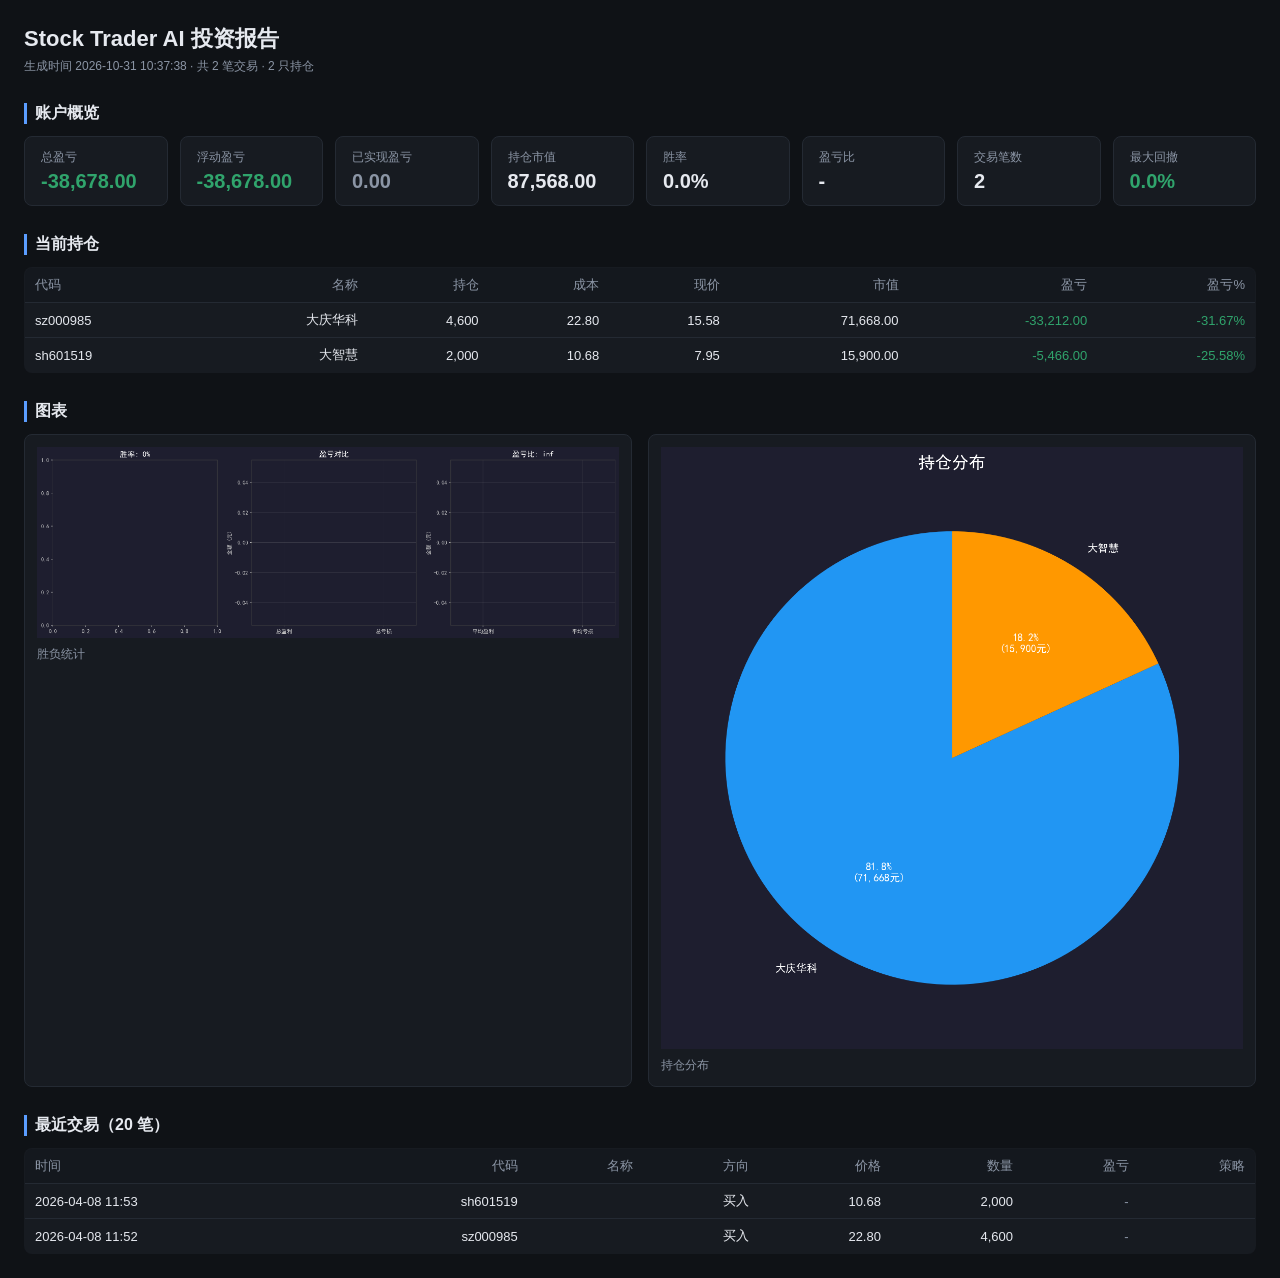
<file: data/reports/report_20261031.html>
<!DOCTYPE html><html lang='zh-CN'><head><meta charset='utf-8'><meta name='viewport' content='width=device-width,initial-scale=1'><title>Stock Trader AI 报告 2026-10-31</title><style>
:root { --bg:#0f1216; --card:#171b21; --line:#242a33; --fg:#e6e9ef; --dim:#8b95a5;
        --up:#e5484d; --down:#30a46c; --accent:#5b9dff; }
* { box-sizing: border-box; }
body { margin:0; padding:24px; background:var(--bg); color:var(--fg);
       font-family:-apple-system,"Segoe UI","Microsoft YaHei",sans-serif; }
h1 { font-size:22px; margin:0 0 4px; }
h2 { font-size:16px; margin:28px 0 12px; padding-left:8px; border-left:3px solid var(--accent); }
.meta { color:var(--dim); font-size:12px; margin-bottom:20px; }
.cards { display:flex; flex-wrap:wrap; gap:12px; }
.card { background:var(--card); border:1px solid var(--line); border-radius:8px;
        padding:12px 16px; min-width:140px; flex:1; }
.card .k { color:var(--dim); font-size:12px; }
.card .v { font-size:20px; font-weight:600; margin-top:4px; }
.grid { display:flex; flex-wrap:wrap; gap:16px; }
figure { margin:0; background:var(--card); border:1px solid var(--line);
         border-radius:8px; padding:12px; flex:1 1 460px; }
figure img { width:100%; height:auto; display:block; }
figcaption { color:var(--dim); font-size:12px; margin-top:8px; }
table { width:100%; border-collapse:collapse; background:var(--card);
        border:1px solid var(--line); border-radius:8px; overflow:hidden; font-size:13px; }
th,td { padding:8px 10px; text-align:right; border-bottom:1px solid var(--line); }
th:first-child,td:first-child { text-align:left; }
th { color:var(--dim); font-weight:500; background:#14181e; }
tbody tr:last-child td { border-bottom:none; }
.up { color:var(--up); } .down { color:var(--down); } .dim { color:var(--dim); }
.empty { color:var(--dim); font-size:13px; padding:12px; background:var(--card);
         border:1px dashed var(--line); border-radius:8px; }
</style></head><body><h1>Stock Trader AI 投资报告</h1><div class='meta'>生成时间 2026-10-31 10:37:38 · 共 2 笔交易 · 2 只持仓</div><h2>账户概览</h2><div class='cards'><div class="card"><div class="k">总盈亏</div><div class="v down">-38,678.00</div></div><div class="card"><div class="k">浮动盈亏</div><div class="v down">-38,678.00</div></div><div class="card"><div class="k">已实现盈亏</div><div class="v dim">0.00</div></div><div class="card"><div class="k">持仓市值</div><div class="v ">87,568.00</div></div><div class="card"><div class="k">胜率</div><div class="v ">0.0%</div></div><div class="card"><div class="k">盈亏比</div><div class="v ">-</div></div><div class="card"><div class="k">交易笔数</div><div class="v ">2</div></div><div class="card"><div class="k">最大回撤</div><div class="v down">0.0%</div></div></div><h2>当前持仓</h2><table><thead><tr><th>代码</th><th>名称</th><th>持仓</th><th>成本</th><th>现价</th><th>市值</th><th>盈亏</th><th>盈亏%</th></tr></thead><tbody><tr><td>sz000985</td><td>大庆华科</td><td>4,600</td><td>22.80</td><td>15.58</td><td>71,668.00</td><td class='down'>-33,212.00</td><td class='down'>-31.67%</td></tr><tr><td>sh601519</td><td>大智慧</td><td>2,000</td><td>10.68</td><td>7.95</td><td>15,900.00</td><td class='down'>-5,466.00</td><td class='down'>-25.58%</td></tr></tbody></table><h2>图表</h2><div class='grid'><figure><img src="[data-uri]" alt="胜负统计"><figcaption>胜负统计</figcaption></figure><figure><img src="[data-uri]" alt="持仓分布"><figcaption>持仓分布</figcaption></figure></div><h2>最近交易（20 笔）</h2><table><thead><tr><th>时间</th><th>代码</th><th>名称</th><th>方向</th><th>价格</th><th>数量</th><th>盈亏</th><th>策略</th></tr></thead><tbody><tr><td>2026-04-08 11:53</td><td>sh601519</td><td></td><td>买入</td><td>10.68</td><td>2,000</td><td class='dim'>-</td><td></td></tr><tr><td>2026-04-08 11:52</td><td>sz000985</td><td></td><td>买入</td><td>22.80</td><td>4,600</td><td class='dim'>-</td><td></td></tr></tbody></table></body></html>
</file>
